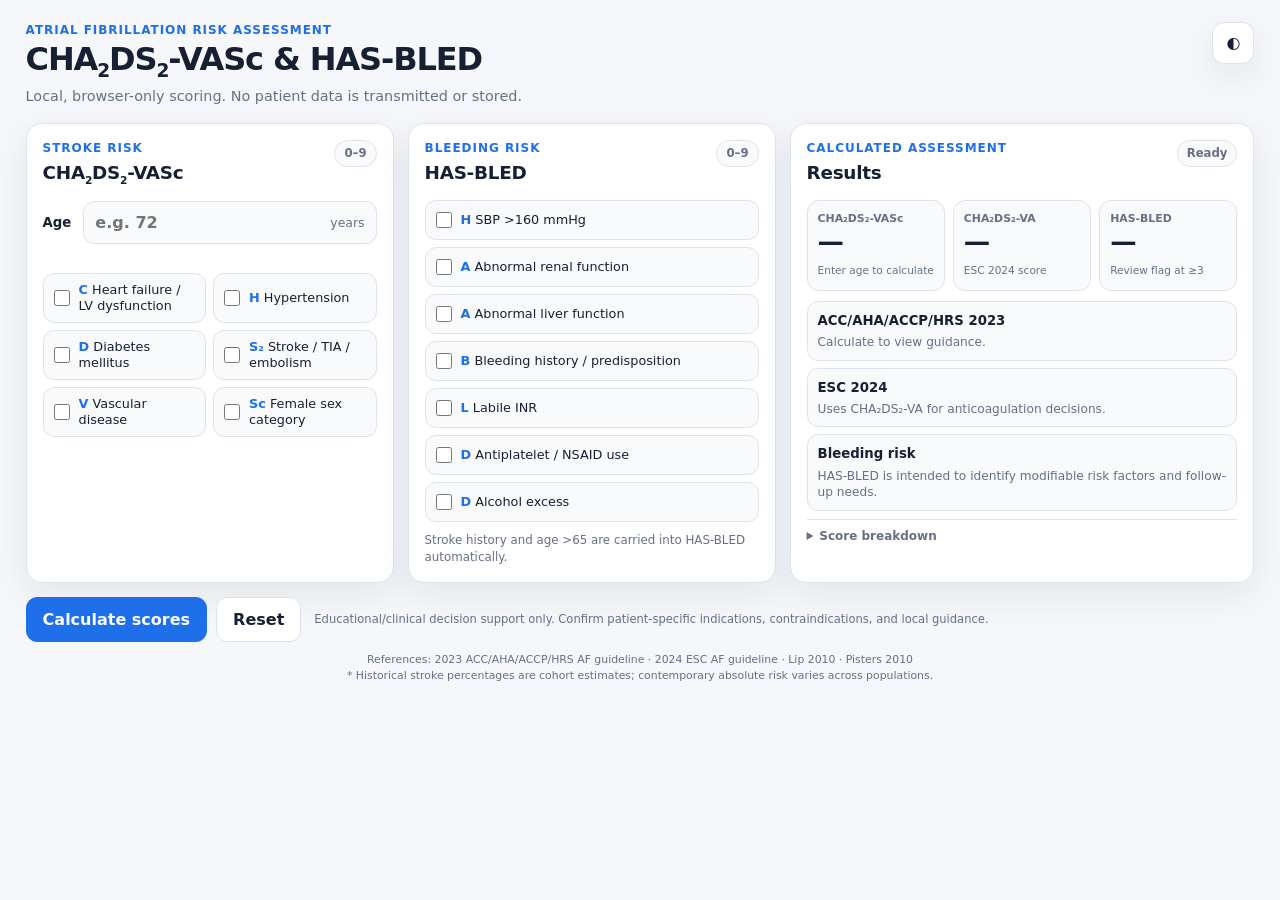
<file: index.html>
<!doctype html>
<html lang="en" data-theme="light">
<head>
  <meta charset="utf-8">
  <meta name="viewport" content="width=device-width, initial-scale=1">
  <meta name="color-scheme" content="light dark">
  <meta http-equiv="Content-Security-Policy" content="default-src 'self'; script-src 'self'; style-src 'self'; img-src 'self' data:; connect-src 'none'; object-src 'none'; base-uri 'none';">
  <meta name="description" content="Browser-based CHA2DS2-VASc, CHA2DS2-VA, and HAS-BLED calculator for atrial fibrillation risk assessment.">
  <title>CHA2DS2-VASc & HAS-BLED Calculator</title>
  <link rel="stylesheet" href="styles.css">
  <script src="app.js" defer></script>
</head>
<body>
  <main class="page-shell">
    <header class="topbar">
      <div>
        <p class="eyebrow">Atrial fibrillation risk assessment</p>
        <h1>CHA<sub>2</sub>DS<sub>2</sub>-VASc & HAS-BLED</h1>
        <p class="subtitle">Local, browser-only scoring. No patient data is transmitted or stored.</p>
      </div>
      <button class="icon-button" id="theme-toggle" type="button" aria-label="Switch to dark mode" title="Toggle theme">
        <span aria-hidden="true" id="theme-icon">◐</span>
      </button>
    </header>

    <form id="calculator-form" novalidate>
      <div class="dashboard-grid">
        <section class="panel" aria-labelledby="stroke-heading">
          <div class="panel-heading">
            <div>
              <p class="kicker">Stroke risk</p>
              <h2 id="stroke-heading">CHA<sub>2</sub>DS<sub>2</sub>-VASc</h2>
            </div>
            <span class="score-range">0–9</span>
          </div>

          <div class="age-row">
            <label for="age">Age</label>
            <div class="input-wrap">
              <input id="age" name="age" type="number" min="0" max="130" step="1" inputmode="numeric" autocomplete="off" required placeholder="e.g. 72">
              <span>years</span>
            </div>
            <p class="field-error" id="age-error" role="alert"></p>
          </div>

          <fieldset class="factor-grid compact-grid">
            <legend>Risk factors</legend>
            <label class="factor"><input type="checkbox" id="chf"><span><b>C</b> Heart failure / LV dysfunction</span></label>
            <label class="factor"><input type="checkbox" id="hypertension"><span><b>H</b> Hypertension</span></label>
            <label class="factor"><input type="checkbox" id="diabetes"><span><b>D</b> Diabetes mellitus</span></label>
            <label class="factor"><input type="checkbox" id="stroke"><span><b>S₂</b> Stroke / TIA / embolism</span></label>
            <label class="factor"><input type="checkbox" id="vascular"><span><b>V</b> Vascular disease</span></label>
            <label class="factor"><input type="checkbox" id="female"><span><b>Sc</b> Female sex category</span></label>
          </fieldset>
        </section>

        <section class="panel" aria-labelledby="bleeding-heading">
          <div class="panel-heading">
            <div>
              <p class="kicker">Bleeding risk</p>
              <h2 id="bleeding-heading">HAS-BLED</h2>
            </div>
            <span class="score-range">0–9</span>
          </div>

          <fieldset class="factor-grid">
            <legend>Risk factors</legend>
            <label class="factor"><input type="checkbox" id="hb-hypertension"><span><b>H</b> SBP &gt;160 mmHg</span></label>
            <label class="factor"><input type="checkbox" id="renal"><span><b>A</b> Abnormal renal function</span></label>
            <label class="factor"><input type="checkbox" id="liver"><span><b>A</b> Abnormal liver function</span></label>
            <label class="factor"><input type="checkbox" id="bleeding"><span><b>B</b> Bleeding history / predisposition</span></label>
            <label class="factor"><input type="checkbox" id="labile"><span><b>L</b> Labile INR</span></label>
            <label class="factor"><input type="checkbox" id="drugs"><span><b>D</b> Antiplatelet / NSAID use</span></label>
            <label class="factor"><input type="checkbox" id="alcohol"><span><b>D</b> Alcohol excess</span></label>
          </fieldset>
          <p class="derived-note">Stroke history and age &gt;65 are carried into HAS-BLED automatically.</p>
        </section>

        <section class="panel results-panel" aria-labelledby="results-heading" aria-live="polite">
          <div class="panel-heading">
            <div>
              <p class="kicker">Calculated assessment</p>
              <h2 id="results-heading">Results</h2>
            </div>
            <span class="status-pill neutral" id="risk-status">Ready</span>
          </div>

          <div class="score-cards">
            <article class="score-card">
              <span>CHA₂DS₂-VASc</span>
              <strong id="cs-score">—</strong>
              <small id="cs-category">Enter age to calculate</small>
            </article>
            <article class="score-card">
              <span>CHA₂DS₂-VA</span>
              <strong id="va-score">—</strong>
              <small>ESC 2024 score</small>
            </article>
            <article class="score-card">
              <span>HAS-BLED</span>
              <strong id="hb-score">—</strong>
              <small id="hb-category">Review flag at ≥3</small>
            </article>
          </div>

          <div class="guidance-stack">
            <div class="guidance-block">
              <h3>ACC/AHA/ACCP/HRS 2023</h3>
              <p id="acc-guidance">Calculate to view guidance.</p>
            </div>
            <div class="guidance-block">
              <h3>ESC 2024</h3>
              <p id="esc-guidance">Uses CHA₂DS₂-VA for anticoagulation decisions.</p>
            </div>
            <div class="guidance-block">
              <h3>Bleeding risk</h3>
              <p id="hb-guidance">HAS-BLED is intended to identify modifiable risk factors and follow-up needs.</p>
            </div>
          </div>

          <details class="details-box">
            <summary>Score breakdown</summary>
            <div id="breakdown" class="breakdown"></div>
          </details>
        </section>
      </div>

      <div class="actions-bar">
        <button class="primary-button" type="submit">Calculate scores</button>
        <button class="secondary-button" type="reset">Reset</button>
        <p>Educational/clinical decision support only. Confirm patient-specific indications, contraindications, and local guidance.</p>
      </div>
    </form>

    <footer>
      <span>References: 2023 ACC/AHA/ACCP/HRS AF guideline · 2024 ESC AF guideline · Lip 2010 · Pisters 2010</span>
      <p class="footnote">* Historical stroke percentages are cohort estimates; contemporary absolute risk varies across populations.</p>
    </footer>
  </main>
</body>
</html>
</file>
<file: styles.css>
:root {
  color-scheme: light;
  --bg: #f5f7fa;
  --surface: #ffffff;
  --surface-2: #f8fafc;
  --text: #172033;
  --muted: #667085;
  --border: #dfe4ec;
  --accent: #1f6feb;
  --accent-strong: #1557b0;
  --accent-soft: #eaf2ff;
  --good: #1f7a4d;
  --warn: #9a5b00;
  --danger: #b42318;
  --shadow: 0 12px 36px rgba(23, 32, 51, 0.08);
  --radius: 16px;
}

html[data-theme="dark"] {
  color-scheme: dark;
  --bg: #0d1117;
  --surface: #151b23;
  --surface-2: #111820;
  --text: #e6edf3;
  --muted: #9aa7b6;
  --border: #30363d;
  --accent: #58a6ff;
  --accent-strong: #79b8ff;
  --accent-soft: #102c4c;
  --good: #56d38b;
  --warn: #f2b84b;
  --danger: #ff7b72;
  --shadow: 0 16px 40px rgba(0, 0, 0, 0.24);
}

* { box-sizing: border-box; }

body {
  margin: 0;
  min-height: 100svh;
  background: var(--bg);
  color: var(--text);
  font-family: Inter, ui-sans-serif, system-ui, -apple-system, BlinkMacSystemFont, "Segoe UI", sans-serif;
  line-height: 1.45;
}

button, input { font: inherit; }

button:focus-visible, input:focus-visible, summary:focus-visible {
  outline: 3px solid color-mix(in srgb, var(--accent) 42%, transparent);
  outline-offset: 2px;
}

.page-shell {
  width: min(1500px, 100%);
  margin: 0 auto;
  padding: 22px clamp(16px, 2vw, 32px) 16px;
}

.topbar {
  display: flex;
  align-items: flex-start;
  justify-content: space-between;
  gap: 20px;
  margin-bottom: 16px;
}

.eyebrow, .kicker {
  margin: 0 0 3px;
  color: var(--accent);
  font-size: 0.75rem;
  font-weight: 750;
  letter-spacing: 0.08em;
  text-transform: uppercase;
}

h1, h2, h3, p { margin-top: 0; }
h1 { margin-bottom: 4px; font-size: clamp(1.65rem, 2.5vw, 2.35rem); letter-spacing: -0.035em; line-height: 1.08; }
h2 { margin-bottom: 0; font-size: 1.15rem; letter-spacing: -0.015em; }
h3 { margin-bottom: 4px; font-size: 0.83rem; }
sub { font-size: 0.58em; }
.subtitle { margin-bottom: 0; color: var(--muted); font-size: 0.9rem; }

.icon-button {
  width: 42px;
  height: 42px;
  border: 1px solid var(--border);
  border-radius: 12px;
  background: var(--surface);
  color: var(--text);
  cursor: pointer;
  box-shadow: var(--shadow);
}

.dashboard-grid {
  display: grid;
  grid-template-columns: minmax(290px, 0.95fr) minmax(290px, 0.95fr) minmax(340px, 1.2fr);
  gap: 14px;
  align-items: stretch;
}

.panel {
  min-width: 0;
  background: var(--surface);
  border: 1px solid var(--border);
  border-radius: var(--radius);
  padding: 16px;
  box-shadow: var(--shadow);
}

.panel-heading {
  display: flex;
  align-items: flex-start;
  justify-content: space-between;
  gap: 10px;
  margin-bottom: 13px;
}

.score-range, .status-pill {
  white-space: nowrap;
  padding: 4px 9px;
  border-radius: 999px;
  background: var(--surface-2);
  border: 1px solid var(--border);
  color: var(--muted);
  font-size: 0.73rem;
  font-weight: 700;
}
.status-pill.low { color: var(--good); }
.status-pill.intermediate { color: var(--warn); }
.status-pill.high { color: var(--danger); }

.age-row {
  display: grid;
  grid-template-columns: auto 1fr;
  align-items: center;
  gap: 8px 12px;
  margin-bottom: 12px;
}
.age-row > label { font-size: 0.83rem; font-weight: 700; }
.input-wrap {
  display: flex;
  align-items: center;
  gap: 8px;
  padding: 0 11px;
  border: 1px solid var(--border);
  border-radius: 11px;
  background: var(--surface-2);
}
.input-wrap input {
  width: 100%;
  min-width: 0;
  border: 0;
  outline: 0;
  padding: 9px 0;
  background: transparent;
  color: var(--text);
  font-weight: 700;
}
.input-wrap span { color: var(--muted); font-size: 0.78rem; }
.field-error { grid-column: 2; min-height: 1em; margin: -3px 0 0; color: var(--danger); font-size: 0.72rem; }

fieldset { border: 0; margin: 0; padding: 0; min-width: 0; }
legend { position: absolute; width: 1px; height: 1px; overflow: hidden; clip: rect(0 0 0 0); white-space: nowrap; }
.factor-grid { display: grid; grid-template-columns: 1fr; gap: 7px; }
.compact-grid { grid-template-columns: 1fr 1fr; }
.factor {
  display: flex;
  align-items: center;
  min-height: 40px;
  gap: 9px;
  padding: 8px 10px;
  border: 1px solid var(--border);
  border-radius: 11px;
  background: var(--surface-2);
  cursor: pointer;
  font-size: 0.8rem;
  line-height: 1.25;
}
.factor:hover { border-color: color-mix(in srgb, var(--accent) 52%, var(--border)); }
.factor:has(input:checked) { border-color: var(--accent); background: var(--accent-soft); }
.factor input { width: 16px; height: 16px; margin: 0; accent-color: var(--accent); flex: 0 0 auto; }
.factor b { color: var(--accent); }
.derived-note { margin: 10px 0 0; color: var(--muted); font-size: 0.74rem; }

.score-cards { display: grid; grid-template-columns: repeat(3, 1fr); gap: 8px; margin-bottom: 10px; }
.score-card { padding: 10px; border-radius: 12px; background: var(--surface-2); border: 1px solid var(--border); }
.score-card span { display: block; color: var(--muted); font-size: 0.68rem; font-weight: 700; }
.score-card strong { display: block; margin: 2px 0; font-size: 1.65rem; line-height: 1; }
.score-card small { color: var(--muted); font-size: 0.66rem; }
.guidance-stack { display: grid; gap: 7px; }
.guidance-block { padding: 9px 10px; background: var(--surface-2); border-radius: 11px; border: 1px solid var(--border); }
.guidance-block p { margin-bottom: 0; color: var(--muted); font-size: 0.76rem; line-height: 1.35; }
.details-box { margin-top: 8px; border-top: 1px solid var(--border); padding-top: 8px; }
.details-box summary { cursor: pointer; color: var(--muted); font-size: 0.75rem; font-weight: 700; }
.breakdown { display: grid; grid-template-columns: 1fr 1fr; gap: 4px 10px; margin-top: 7px; color: var(--muted); font-size: 0.72rem; }
.breakdown span { display: flex; justify-content: space-between; gap: 8px; }

.actions-bar {
  display: grid;
  grid-template-columns: auto auto 1fr;
  align-items: center;
  gap: 9px;
  margin-top: 14px;
}
.actions-bar p { margin: 0 0 0 4px; color: var(--muted); font-size: 0.72rem; }
.primary-button, .secondary-button {
  border-radius: 11px;
  padding: 10px 16px;
  font-weight: 750;
  cursor: pointer;
}
.primary-button { border: 1px solid var(--accent); background: var(--accent); color: white; }
.primary-button:hover { background: var(--accent-strong); }
.secondary-button { border: 1px solid var(--border); background: var(--surface); color: var(--text); }

footer { margin-top: 10px; color: var(--muted); font-size: 0.68rem; text-align: center; }

@media (max-width: 1080px) {
  .dashboard-grid { grid-template-columns: 1fr 1fr; }
  .results-panel { grid-column: 1 / -1; }
  .guidance-stack { grid-template-columns: repeat(3, 1fr); }
}

@media (max-width: 700px) {
  .page-shell { padding-top: 16px; }
  .dashboard-grid { grid-template-columns: 1fr; }
  .results-panel { grid-column: auto; }
  .compact-grid, .guidance-stack { grid-template-columns: 1fr; }
  .actions-bar { grid-template-columns: 1fr 1fr; }
  .actions-bar p { grid-column: 1 / -1; margin-left: 0; }
}

@media (max-width: 420px) {
  .score-cards { grid-template-columns: 1fr; }
  .score-card { display: grid; grid-template-columns: 1fr auto; align-items: center; gap: 2px 10px; }
  .score-card strong { grid-row: 1 / span 2; grid-column: 2; }
  .topbar { gap: 8px; }
}
</file>
